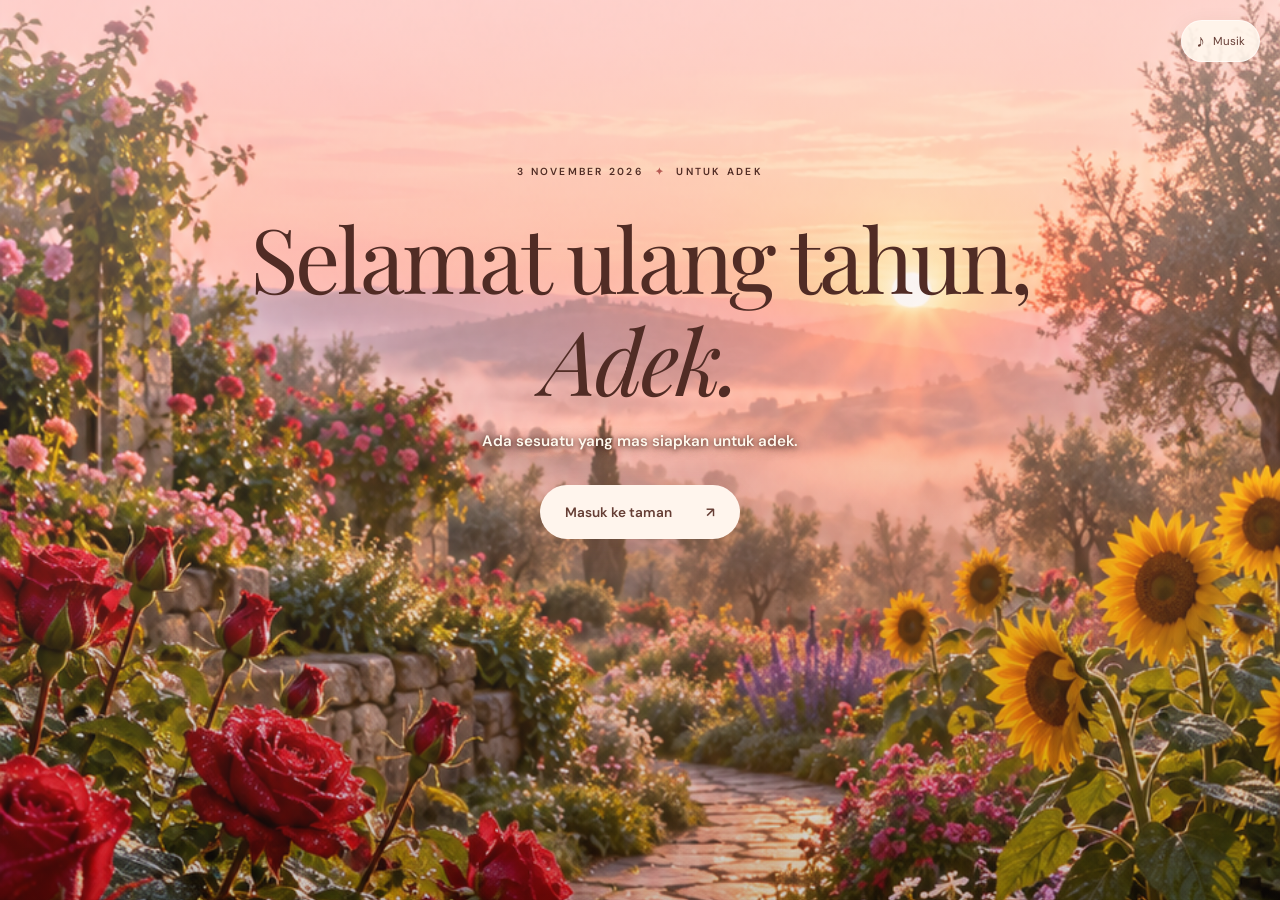
<file: index.html>
<!doctype html>
<html lang="id">
<head>
  <meta charset="utf-8">
  <meta name="viewport" content="width=device-width, initial-scale=1">
  <meta name="theme-color" content="#e8b1a6">
  <meta name="description" content="Sebuah kejutan kecil untuk Adek.">
  <title>Happy Birthday, Tia 🎉</title>
  <link rel="preconnect" href="https://fonts.googleapis.com">
  <link rel="preconnect" href="https://fonts.gstatic.com" crossorigin>
  <link href="https://fonts.googleapis.com/css2?family=DM+Sans:wght@400;500;600&family=Playfair+Display:ital,wght@0,400;0,500;1,400&display=swap" rel="stylesheet">
  <link rel="stylesheet" href="style.css">
  <script src="script.js" defer></script>
</head>
<body>
  <audio id="music" src="sound/2026_sound.mp3" loop preload="none"></audio>
  <button class="music-control" id="music-toggle" hidden type="button" aria-label="Putar musik" aria-pressed="false"><span aria-hidden="true">♪</span><span id="music-label">Musik</span></button>
  <section class="countdown-screen" id="countdown" aria-labelledby="countdown-title">
    <div class="countdown-card">
      <p class="eyebrow">UNTUK ADEK <span>✦</span> 3 NOVEMBER 2001</p>
      <h1 id="countdown-title">Sebentar lagi,<br><em>hari spesial adek.</em></h1>
      <p>Ada kejutan kecil yang sedang menunggu adek. Sampai jumpa di tanggal 3, ya.</p>
      <div class="countdown-clock" role="timer" aria-label="Hitung mundur menuju 3 November 2026 pukul 00.00 WIB">
        <div><strong id="days">--</strong><span>HARI</span></div><div><strong id="hours">--</strong><span>JAM</span></div><div><strong id="minutes">--</strong><span>MENIT</span></div><div><strong id="seconds">--</strong><span>DETIK</span></div>
      </div>
      <p class="countdown-date">3 NOVEMBER 2026 <span>✦</span> 00.00 WIB</p>
      <noscript>Aktifkan JavaScript untuk melihat hitung mundur dan membuka kejutannya.</noscript>
    </div>
  </section>
  <main id="birthday-content" hidden>
    <section class="screen hero is-active" id="welcome" aria-labelledby="welcome-title">
      <div class="sparkles garden-sparkles" aria-hidden="true"><i></i><i></i><i></i><i></i><i></i><i></i><i></i><i></i><i></i><i></i><i></i><i></i></div>
      <div class="hero-content">
        <p class="eyebrow">3 november 2026 <span>✦</span> untuk adek</p>
        <h1 id="welcome-title">Selamat ulang tahun,<br><em>Adek.</em></h1>
        <p class="hero-note">Ada sesuatu yang mas siapkan untuk adek.</p>
        <button class="button button-light" type="button" data-next="flower">Masuk ke taman <span aria-hidden="true">↗</span></button>
      </div>
    </section>

    <section class="screen flower-screen" id="flower" aria-labelledby="flower-title" hidden>
      <div class="section-heading"><p class="eyebrow">SEBUAH KEJUTAN KECIL <span>✦</span></p><h2 id="flower-title">Ada yang menunggu<br><em>untuk adek.</em></h2><p>Sentuh mawarnya, ya.</p></div>
      <button id="rose" class="rose" type="button" aria-label="Sentuh mawar untuk membukanya">
        <span class="rose-image rose-one active"></span><span class="rose-image rose-two"></span><span class="rose-image rose-three"></span><span class="rose-image rose-four"></span>
        <span class="sparkles rose-sparkles" aria-hidden="true"><i></i><i></i><i></i><i></i><i></i><i></i><i></i><i></i><i></i><i></i><i></i><i></i></span>
        <span class="rose-hint" aria-hidden="true">✧</span>
      </button>
      <div class="flower-bottom"><span class="rule"></span><span id="flower-status" aria-live="polite">SENTUH MAWAR UNTUK MELANJUTKAN</span><span class="rule"></span></div>
    </section>

    <section class="screen memory-screen" id="memory" aria-labelledby="memory-title" hidden>
      <div class="memory-inner">
        <p class="eyebrow">SEBUAH KENANGAN <span>✦</span></p>
        <h2 id="memory-title">Masih ingat<br><em>malam ini?</em></h2>
        <p class="intro">Satu momen yang mas simpan baik-baik.</p>
        <div class="photo-frame"><img id="memory-photo" src="photos/1.jpg" alt="Kenangan bersama Tia" fetchpriority="low"><div class="photo-caption"><span id="photo-count">01 / 04</span></div></div>
        <div class="photo-nav"><button type="button" id="previous-photo" aria-label="Foto sebelumnya">←</button><span>Ketuk panah untuk melihat foto lainnya</span><button type="button" id="next-photo" aria-label="Foto berikutnya">→</button></div>
        <button class="button button-dark" type="button" data-next="letter">Ada pesan untuk adek <span aria-hidden="true">→</span></button>
      </div>
    </section>

    <section class="screen letter-screen" id="letter" aria-labelledby="letter-title" hidden>
      <div class="letter-wrap"><p class="eyebrow">3 NOVEMBER 2026 <span>✦</span> UNTUK TIA</p><article class="letter-card">
        <div class="letter-ornament" aria-hidden="true">✳</div><p class="letter-kicker">SEBUAH PESAN DARI MAS</p>
        <h2 id="letter-title">Untuk Adek<span>,</span></h2>
        <div class="letter-copy">
          <p>Selamat ulang tahun yang ke-25 ya, Tia.</p>
          <p>Waktu terasa begitu cepat buat mas. Rasanya baru kemarin mas kenal adek, beberapa hari sebelum ulang tahun adek yang ke-21. Sekarang, sudah empat tahun berlalu sejak hari itu.</p>
          <p>Di ulang tahun adek kali ini, mas berdoa semoga Allah selalu memberikan kesehatan untuk adek dan mempermudah setiap jalan yang sedang adek usahakan. Semoga Allah menjaga adek dan menghadirkan banyak kebahagiaan dalam hidup adek.</p>
          <p>Terima kasih ya sudah hadir di hidup mas. Mas sangat menyayangi adek, tidak pernah berubah sejak hari pertama, terus tumbuh setiap harinya. Mungkin, seiring waktu dan keadaan, cara mas menyampaikan rasa sayang itu yang berubah. Tapi, sayang mas ke adek tetap ada dan akan selalu ada.</p>
          <p>Adek segalanya buat mas, satu-satunya wanita yang mas sayang.</p>
          <p>Selamat ulang tahun ya, adek. 🤍</p>
        </div><p class="signature"><em>- Hendi -</em></p>
      </article>
      <div class="gift-invitation"><button class="button button-dark" type="button" data-next="gift-question">Ada satu kejutan lagi <span aria-hidden="true">🎁</span></button></div>
      <nav class="past-birthdays" aria-labelledby="past-title">
        <p class="eyebrow">DARI TAHUN KE TAHUN <span>✦</span></p>
        <h2 id="past-title">Kenangan <em>sebelumnya.</em></h2>
        <p>Kalau adek ingin melihat lagi, ini kejutan di tahun-tahun sebelumnya.</p>
        <div class="past-links">
          <a href="2023/index.html">2023 <span aria-hidden="true">↗</span></a>
          <a href="2024/index.html">2024 <span aria-hidden="true">↗</span></a>
          <a href="2025/index.html">2025 <span aria-hidden="true">↗</span></a>
        </div>
      </nav>
      <button class="text-button restart" type="button" data-next="welcome">↺ &nbsp; Lihat dari awal</button><p class="closing">UNTUK ADEK, HARI INI DAN SETERUSNYA <span>✦</span></p></div>
    </section>

    <section class="screen gift-screen" id="gift-question" aria-labelledby="gift-question-title" hidden>
      <div class="gift-card">
        <p class="eyebrow">SATU KENANGAN LAGI <span>✦</span></p>
        <div class="gift-ornament" aria-hidden="true">✳</div>
        <h2 id="gift-question-title">Ada satu pertanyaan<br><em>untuk adek.</em></h2>
        <form id="gift-form" novalidate>
          <label for="gift-answer">Apa judul film yang adek dan mas tonton di bioskop tahun lalu?</label>
          <input id="gift-answer" name="answer" type="text" autocomplete="off" aria-describedby="gift-feedback" placeholder="Tulis jawaban adek di sini">
          <p class="gift-feedback" id="gift-feedback" aria-live="polite"></p>
          <button class="button button-dark" type="submit">Jawab pertanyaan <span aria-hidden="true">→</span></button>
        </form>
        <details class="gift-hint"><summary>Kasih petunjuk, dong</summary><p>Lokasi di CGV Pakuwon. 🍿</p></details>
        <button class="text-button" type="button" data-next="letter">← Kembali ke surat</button>
      </div>
    </section>

    <section class="screen gift-screen" id="gift-reveal" aria-labelledby="gift-reveal-title" hidden>
      <div class="gift-card">
        <p class="eyebrow">SEBUAH HADIAH UNTUK ADEK <span>✦</span></p>
        <div class="gift-ornament" aria-hidden="true">✳</div>
        <h2 id="gift-reveal-title">Yay, jawaban adek <em>benar!</em> 🎉</h2>
        <div class="gift-copy">
          <p>Mas punya hadiah kecil buat adek. Semoga bisa bikin hari adek jadi lebih menyenangkan, ya.</p>
          <p>Hadiahnya masih Mas simpan dulu. Klik tombol di bawah dan bilang ke Mas kalau adek sudah berhasil menemukannya. 💌</p>
        </div>
        <a class="button button-dark gift-claim" href="https://wa.me/6287739274055?text=Mas%2C%20adek%20sudah%20berhasil%20membuka%20hadiahnya%21%20%F0%9F%8E%81" target="_blank" rel="noopener noreferrer">Klaim hadiah ke Mas <span aria-hidden="true">🎁</span></a>
        <button class="text-button gift-back" type="button" data-next="letter">← Kembali ke surat</button>
      </div>
    </section>
  </main>
</body>
</html>
</file>
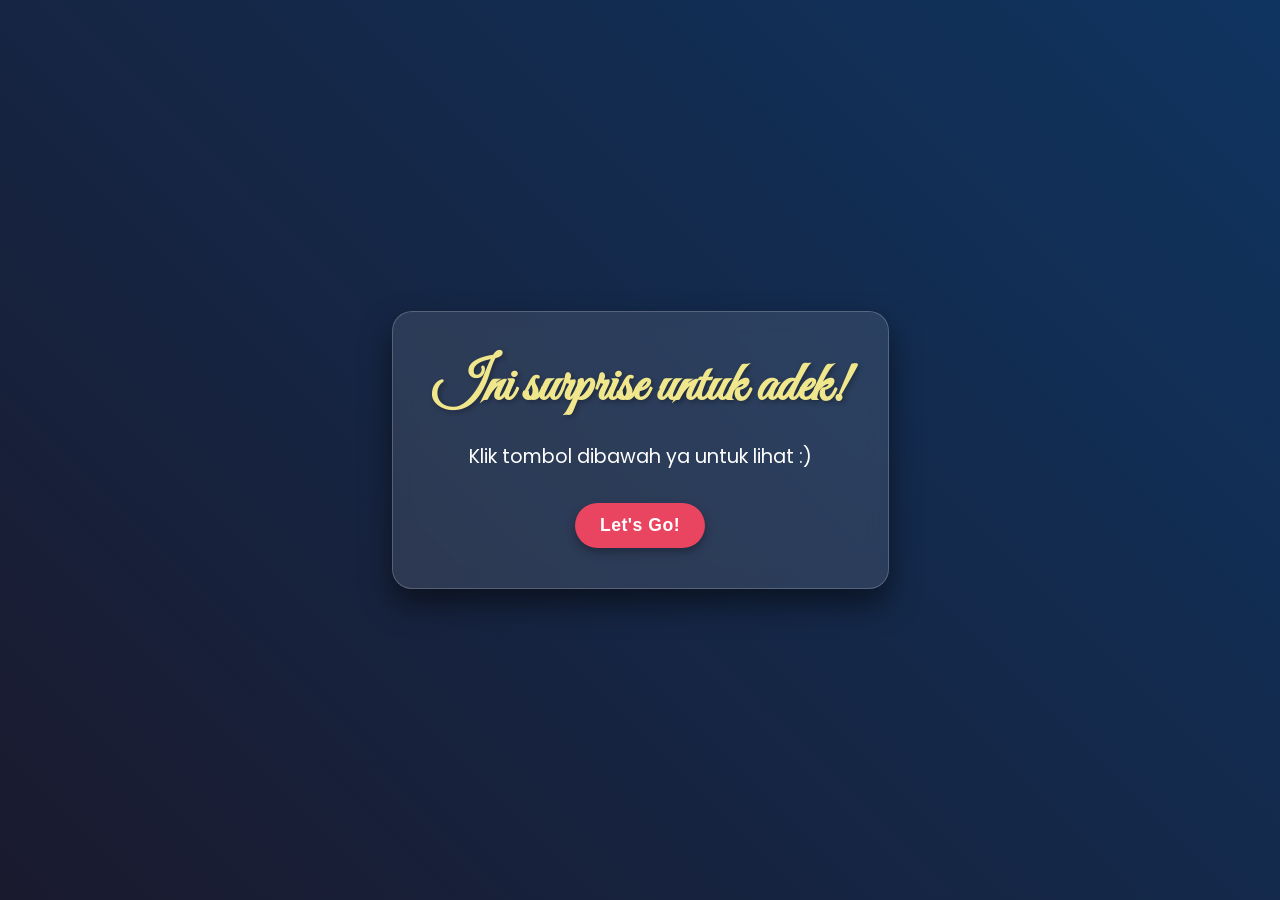
<file: 2025/index.html>
<!DOCTYPE html>
<html lang="en">
<head>
    <meta charset="UTF-8">
    <meta name="viewport" content="width=device-width, initial-scale=1.0">
    <title>Selamat Ulang Tahun Tia :)</title>
    <link rel="stylesheet" href="style.css">
</head>
<body>

    <audio id="backgroundMusic" loop>
        <source src="./music/hbd-piano-instrumental.mp3" type="audio/mpeg">
        Your browser does not support the audio element.
    </audio>

    <div class="step active" id="step1">
        <div class="welcome-card">
            <h1 class="welcome-title">Ini surprise untuk adek!</h1>
            <p class="welcome-message">Klik tombol dibawah ya untuk lihat :)</p>
            <button id="startButton" class="action-button">Let's Go!</button>
        </div>
    </div>

    <div class="step" id="step2">
        <div class="envelope-container" id="envelopeContainer">
            <div class="envelope">
                <div class="envelope-back"></div>
                <div class="envelope-front"></div>
                <div class="envelope-flap"></div>
                <div class="envelope-seal"></div>
            </div>
            <p class="click-instruction">Ayo klik amploppnyaa!</p>
        </div>
    </div>

    <div class="step" id="step3">
        <div class="letter-container" id="letterContainer">
            <div class="letter">
                <p>Hi Tia,</p>
                <p>Yeay, tahun ketiga merayakan ulang tahun bersama adek :)</p>
                <p>Klik tombolnya ya untuk melihat birthday surpisenya!</p>
                <button id="unfoldButton" class="action-button">Tak Sabarnyee!</button>
            </div>
        </div>
    </div>

    <div class="step" id="step4">
        <div class="celebration-container">
            <div class="fireworks-container"></div>
            <div class="confetti-cannon-container"></div>
            <div class="balloons-container"></div>

            <div class="celebration-card">
                <p class="sub-greeting">Untuk wanita kesayangannya mas</p>
                <h1 class="main-greeting typewriter-text" id="finalGreeting">Selamat Ulang Tahun,</h1>
                <h2 class="recipient-name">Tia!</h2>
                <div class="cake-container">
                    <div class="cake">
                        <div class="plate"></div>
                        <div class="layer layer-bottom"></div>
                        <div class="layer layer-middle"></div>
                        <div class="layer layer-top"></div>
                        <div class="icing"></div>
                        <div class="drip drip1"></div>
                        <div class="drip drip2"></div>
                        <div class="drip drip3"></div>
                        <div class="candle">
                            <div class="flame" id="candleFlame"></div>
                        </div>
                    </div>
                </div>
                <p class="final-wish">Yeay sudah 24 tahun! Tahun ini banyak lika likunya ya, semoga itu membuat adek lebih menyayangi diri adek sendiri. Long text atau pidatonya nanti aja di dinner yang sudah mas siapkan untuk adek :D. Terimakasih sudah hadir di hidup mas. Semoga Allah melindungi dan memberkahi hidup adek.</p>
                <p class="signature">Dari mas yang sangattt sayang sama adek <span class="heart-icon"></span></p>
            </div>
        </div>
    </div>

    <script src="script.js"></script>
</body>
</html>
</file>
<file: style.css>
:root{--ink:#59372e;--rose:#8f3e43;--cream:#fff8ee;--serif:'Playfair Display',Georgia,serif;--sans:'DM Sans',sans-serif}*{box-sizing:border-box}html{scroll-behavior:smooth}body{margin:0;background:#f9eae0;color:var(--ink);font-family:var(--sans)}button{font:inherit;cursor:pointer}button:focus-visible{outline:3px solid #7c2636;outline-offset:5px}[hidden]{display:none!important}.screen{min-height:100svh;animation:arrive .8s ease both}.hero{position:relative;display:flex;align-items:flex-start;justify-content:center;text-align:center;color:#512c25;background:linear-gradient(180deg,rgba(255,226,218,.48) 0%,rgba(255,225,210,.12) 47%,rgba(41,29,23,.23) 100%),url('assets/taman-pagi.png') center 58%/cover no-repeat}.hero-content{padding:clamp(110px,19svh,190px) 24px 80px}.eyebrow{font-size:.64rem;letter-spacing:.22em;font-weight:600;text-transform:uppercase;line-height:1.8}.eyebrow span{padding:0 .4rem;color:#b65b54}h1,h2{font-family:var(--serif);font-weight:400;letter-spacing:-.035em}h1{font-size:clamp(3rem,7vw,5.8rem);line-height:1.14;margin:24px 0 18px}h1 em,h2 em{font-weight:400} .hero-note,.intro,.section-heading>p:last-child{font-size:.95rem;line-height:1.8}.hero-note{margin:0 0 30px;color:#fff9ee;font-weight:600;text-shadow:0 1px 5px rgba(66,32,25,.9),0 2px 12px rgba(66,32,25,.65)}.button{border:0;border-radius:999px;padding:17px 25px;min-height:54px;display:inline-flex;align-items:center;gap:34px;font-size:.85rem;font-weight:600;transition:transform .2s,background .2s}.button:hover{transform:translateY(-2px)}.button-light{background:#fff5ed;color:#663e35;box-shadow:0 8px 28px #66362424}.button-dark{background:#813f42;color:#fff9f1}.hero-footer{position:absolute;bottom:24px;left:0;right:0;color:#fff7e9;font-size:.58rem;font-weight:600;letter-spacing:.22em;text-shadow:0 1px 6px #3c211b}.hero-footer span{margin-left:10px}.music-control{position:fixed;right:20px;top:20px;z-index:10;border:1px solid #ffffff8c;border-radius:100px;background:#fff8eee3;color:#673e36;display:flex;align-items:center;gap:8px;padding:9px 14px;box-shadow:0 3px 20px #55372b12;font-size:.72rem}.music-control span:first-child{font-size:1.1rem}.flower-screen{background:#f8e9dc;text-align:center;padding:80px 22px 42px;display:flex;align-items:center;flex-direction:column}.section-heading h2,.memory-inner h2{font-size:clamp(2.5rem,6vw,4.3rem);line-height:1.16;margin:14px 0}.section-heading>p:last-child{margin:0 0 24px}.rose{position:relative;width:min(330px,80vw,25.97svh);aspect-ratio:443/887;border:0;padding:0;background:#c6a47f;overflow:hidden;border-radius:170px 170px 8px 8px;box-shadow:0 18px 45px #7852442b}.rose-image{position:absolute;inset:0;background-image:url('assets/mawar-tahapan.png');background-size:400% 100%;opacity:0;transition:opacity 1.1s ease}.rose-image.active{opacity:1}.rose-one{background-position:0% top}.rose-two{background-position:33.333% top}.rose-three{background-position:66.666% top}.rose-four{background-position:100% top}.rose-hint{position:absolute;top:24%;left:50%;transform:translate(-50%,-50%);color:white;font-size:2rem;text-shadow:0 0 15px #fff;animation:pulse 2s infinite}.rose.blooming .rose-hint{display:none}.flower-bottom{display:flex;align-items:center;gap:12px;margin:27px 0 8px;color:#aa7169;font-size:.58rem;letter-spacing:.16em}.rule{width:35px;height:1px;background:#c99b8a}.text-button{border:0;background:transparent;color:#874b49;padding:16px;font-size:.82rem;text-decoration:underline;text-underline-offset:5px}.memory-screen,.letter-screen{background:radial-gradient(ellipse at top,#ffede4,#f6e7d9 64%,#f1dfd2);padding:78px 20px 55px;text-align:center}.memory-inner{max-width:510px;margin:auto}.memory-inner h2{margin-bottom:12px}.intro{margin:0 0 28px}.photo-frame{padding:11px 11px 0;background:#fffaf1;box-shadow:0 14px 40px #6c473524;transform:rotate(-1deg)}.photo-frame img{display:block;width:100%;height:min(48vh,440px);object-fit:contain;background:#eadacf}.photo-caption{display:flex;justify-content:flex-end;padding:17px 7px;color:#9d7d6c;font-size:.6rem;letter-spacing:.14em}.photo-nav{display:flex;align-items:center;justify-content:center;gap:25px;margin:24px 0;color:#a37a70;font-family:var(--serif);font-style:italic}.photo-nav button{flex:0 0 42px;width:42px;height:42px;background:transparent;border:1px solid #c89f90;border-radius:50%;color:#8f5751;font-size:1.1rem}.letter-wrap{max-width:680px;margin:auto}.letter-card{text-align:left;background:#fffaf2;padding:clamp(28px,7vw,68px);margin:30px 0 12px;box-shadow:0 16px 60px #73514217;border:1px solid #f0dfd0}.letter-ornament{text-align:center;color:#b77664;font-size:2rem}.letter-kicker{font-size:.6rem;letter-spacing:.2em;color:#a6786b;margin:26px 0 12px}.letter-card h2{font-size:clamp(2.5rem,6vw,4rem);margin:0 0 30px}.letter-card h2 span{color:#c17b6f}.letter-copy{font-size:clamp(.94rem,2vw,1.02rem);line-height:1.95;color:#644e45}.letter-copy p{margin:0 0 1.4em}.signature{margin:38px 0 0;font-size:.83rem;line-height:2;color:#966e61}.signature em{font-family:var(--serif);font-size:1.7rem;color:#824646}.closing{font-size:.55rem;letter-spacing:.2em;color:#a98273;margin-top:30px}.closing span{color:#b96057}@keyframes arrive{from{opacity:0;transform:translateY(8px)}to{opacity:1;transform:none}}@keyframes pulse{50%{opacity:.45;transform:translate(-50%,-50%) scale(.8)}}@media(min-width:700px){.hero{background-position:center 58%}.hero-content{padding-top:17svh}.rose{width:min(330px,80vw,23.97svh)}.flower-screen{padding-top:65px}}@media(prefers-reduced-motion:reduce){*,*::before,*::after{animation-duration:.01ms!important;animation-iteration-count:1!important;transition-duration:.01ms!important;scroll-behavior:auto!important}}

.past-birthdays{padding:35px 10px 20px;text-align:center}.past-birthdays h2{font-size:clamp(2rem,5vw,2.8rem);margin:12px 0}.past-birthdays>p:not(.eyebrow){font-size:.9rem;line-height:1.8;max-width:360px;margin:0 auto 24px}.past-links{display:flex;justify-content:center;gap:10px;flex-wrap:wrap}.past-links a{display:inline-flex;align-items:center;justify-content:center;gap:18px;min-width:100px;min-height:48px;padding:12px 18px;border:1px solid #c99b8a;border-radius:100px;color:#874b49;text-decoration:none;font-size:.85rem;transition:background .2s}.past-links a:hover{background:#fff8f0}.past-links a:focus-visible{outline:3px solid #7c2636;outline-offset:5px}

.gift-invitation{padding:30px 0 5px}.gift-screen{display:grid;place-items:center;padding:90px 20px 55px;text-align:center;background:radial-gradient(ellipse at top,#ffede4,#f6e7d9 64%,#f1dfd2)}.gift-card{width:min(100%,540px);padding:clamp(28px,7vw,58px);background:#fffaf2;border:1px solid #f0dfd0;box-shadow:0 16px 60px #73514217}.gift-ornament{margin:20px 0 10px;color:#b77664;font-size:2rem}.gift-card h2{font-size:clamp(2.2rem,6vw,3.5rem);line-height:1.2;margin:16px 0 28px}.gift-card form label{display:block;max-width:380px;margin:0 auto 18px;line-height:1.8;font-size:.95rem}.gift-card input{display:block;width:100%;min-height:54px;padding:14px 16px;border:1px solid #d7b7a8;border-radius:8px;background:#fffdf9;color:var(--ink);font:inherit;font-size:1rem}.gift-card input:focus-visible,.gift-hint summary:focus-visible,.gift-claim:focus-visible{outline:3px solid #7c2636;outline-offset:4px}.gift-feedback{min-height:1.5em;margin:12px 0;color:#8f3e43;font-size:.85rem;line-height:1.6}.gift-hint{margin:26px 0 4px;color:#874b49;font-size:.85rem;line-height:1.7}.gift-hint summary{cursor:pointer;text-decoration:underline;text-underline-offset:5px}.gift-hint p{color:var(--ink)}.gift-copy{max-width:390px;margin:0 auto 30px;font-size:.95rem;line-height:1.9}.gift-claim{text-decoration:none;justify-content:center}.gift-back{display:block;margin:16px auto 0}

.countdown-screen{min-height:100svh;display:grid;place-items:center;padding:90px 22px 60px;text-align:center;background:linear-gradient(180deg,rgba(255,232,222,.7),rgba(255,224,207,.42) 48%,rgba(88,50,38,.32)),url('assets/taman-pagi.png') center 58%/cover no-repeat}.countdown-card{width:min(100%,580px);padding:42px 22px 38px;background:rgba(255,249,241,.89);border:1px solid rgba(255,255,255,.7);box-shadow:0 18px 60px #5a332621;border-radius:8px;backdrop-filter:blur(8px)}.countdown-card h1{font-size:clamp(2.4rem,7vw,4.2rem);line-height:1.2;margin:18px 0}.countdown-card>p:not(.eyebrow):not(.countdown-date){max-width:360px;margin:0 auto;line-height:1.8;font-size:.9rem}.countdown-clock{display:flex;justify-content:center;gap:clamp(8px,3vw,22px);margin:32px 0}.countdown-clock div{display:flex;flex-direction:column;gap:7px;min-width:54px}.countdown-clock strong{font-family:var(--serif);font-weight:400;font-size:clamp(2rem,7vw,3.2rem);line-height:1;color:#8f3e43}.countdown-clock span,.countdown-date{font-size:.58rem;font-weight:600;letter-spacing:.16em;color:#9a746a}.countdown-date span{padding:0 .5rem;color:#b65b54}

/* Soft light on the garden and dew, with a brief glow when the rose opens. */
.sparkles{position:absolute;inset:0;overflow:hidden;pointer-events:none}.sparkles i{position:absolute;width:5px;height:5px;border-radius:50%;background:#fff9df;box-shadow:0 0 5px 2px #fff5cf,0 0 15px 4px #ffdc98;opacity:0;animation:sparkle 6s ease-in-out infinite}.garden-sparkles i:nth-child(1){left:12%;top:64%;animation-delay:.4s}.garden-sparkles i:nth-child(2){left:27%;top:77%;animation-delay:2.2s}.garden-sparkles i:nth-child(3){left:76%;top:62%;animation-delay:4s}.garden-sparkles i:nth-child(4){left:89%;top:79%;animation-delay:1.4s}.garden-sparkles i:nth-child(5){left:56%;top:88%;animation-delay:3.2s}.garden-sparkles i:nth-child(6){left:40%;top:69%;animation-delay:5s}.rose-sparkles i:nth-child(1){left:25%;top:31%;animation-delay:.4s}.rose-sparkles i:nth-child(2){left:73%;top:28%;animation-delay:2s}.rose-sparkles i:nth-child(3){left:39%;top:48%;animation-delay:4s}.rose-sparkles i:nth-child(4){left:80%;top:52%;animation-delay:1s}.rose-sparkles i:nth-child(5){left:18%;top:60%;animation-delay:3s}.rose-sparkles i:nth-child(6){left:58%;top:20%;animation-delay:5s}.rose.blooming .rose-sparkles i{animation:rose-glimmer 3.8s ease-out both}.rose.blooming .rose-sparkles i:nth-child(2n){animation-delay:.3s}.rose.blooming .rose-sparkles i:nth-child(3n){animation-delay:.6s}@keyframes sparkle{0%,30%,100%{opacity:0;transform:scale(.5)}45%{opacity:.8;transform:scale(1)}60%{opacity:0;transform:scale(.7)}}@keyframes rose-glimmer{0%,100%{opacity:0;transform:scale(.5)}25%,55%{opacity:.9;transform:scale(1.2)}75%{opacity:.5;transform:scale(.8)}}@media(prefers-reduced-motion:reduce){.sparkles{display:none}}

/* A more visible shimmer, kept away from the main heading and controls. */
.sparkles i{width:7px;height:7px;box-shadow:0 0 5px 2px #fff9e3,0 0 18px 5px #ffdf9c;animation-duration:4.4s}.sparkles i:nth-child(3n){width:10px;height:10px;clip-path:polygon(50% 0,60% 40%,100% 50%,60% 60%,50% 100%,40% 60%,0 50%,40% 40%);box-shadow:none;background:#fffbe8;filter:drop-shadow(0 0 5px #ffebaa)}
.garden-sparkles i:nth-child(7){left:7%;top:46%;animation-delay:.3s}.garden-sparkles i:nth-child(8){left:20%;top:86%;animation-delay:1s}.garden-sparkles i:nth-child(9){left:35%;top:58%;animation-delay:1.7s}.garden-sparkles i:nth-child(10){left:66%;top:72%;animation-delay:2.4s}.garden-sparkles i:nth-child(11){left:83%;top:46%;animation-delay:3.1s}.garden-sparkles i:nth-child(12){left:93%;top:91%;animation-delay:3.8s}
.rose-sparkles i:nth-child(7){left:14%;top:41%;animation-delay:.2s}.rose-sparkles i:nth-child(8){left:85%;top:39%;animation-delay:1s}.rose-sparkles i:nth-child(9){left:45%;top:24%;animation-delay:1.8s}.rose-sparkles i:nth-child(10){left:66%;top:58%;animation-delay:2.6s}.rose-sparkles i:nth-child(11){left:30%;top:67%;animation-delay:3.4s}.rose-sparkles i:nth-child(12){left:57%;top:40%;animation-delay:4s}
</file>
<file: 2025/style.css>
/* --- Global Styles & Setup --- */
@import url('https://fonts.googleapis.com/css2?family=Pacifico&family=Poppins:wght@300;400;700&family=Great+Vibes&display=swap');

:root {
    --bg-dark: #1a1a2e;
    --bg-light: #0f3460;
    --primary-red: #e94560;
    --accent-yellow: #f0e68c;
    --text-light: #ffffff;
    --envelope-body: #f7f3e9;
    --envelope-flap: #e0d9cc;
    --letter-paper: #fffaf0;
    --button-hover: #c73049;
    --cake-bottom: #553c13;
    --cake-middle: #7a522f;
    --cake-top: #9c6e4e;
    --flame-color: orange;
    --shadow-light: rgba(0,0,0,0.2);
    --shadow-medium: rgba(0,0,0,0.3);
    --shadow-heavy: rgba(0,0,0,0.5);
}

* {
    margin: 0;
    padding: 0;
    box-sizing: border-box;
}

body {
    font-family: 'Poppins', sans-serif;
    background: linear-gradient(45deg, var(--bg-dark), var(--bg-light));
    color: var(--text-light);
    display: flex;
    justify-content: center;
    align-items: center;
    min-height: 100vh;
    overflow: hidden; /* Prevent scrollbars from animations */
    perspective: 1000px; /* For 3D transforms */
}

.step {
    display: none;
    justify-content: center;
    align-items: center;
    width: 100%;
    height: 100%;
    position: absolute;
    top: 0;
    left: 0;
    transition: opacity 0.5s ease-out, transform 0.5s ease-out;
}

.step.active {
    display: flex;
    opacity: 1;
    transform: scale(1);
}

.step:not(.active) {
    opacity: 0;
    transform: scale(0.95);
    pointer-events: none; /* Disable interaction when not active */
}

.action-button {
    padding: 12px 25px;
    background-color: var(--primary-red);
    color: var(--text-light);
    border: none;
    border-radius: 30px;
    font-size: 1.1rem;
    font-weight: 700;
    cursor: pointer;
    transition: background-color 0.3s ease, transform 0.2s ease;
    box-shadow: 0 4px 10px var(--shadow-medium);
    letter-spacing: 0.5px;
}

.action-button:hover {
    background-color: var(--button-hover);
    transform: translateY(-2px);
    box-shadow: 0 6px 15px var(--shadow-heavy);
}

/* --- Step 1: Welcome Screen --- */
.welcome-card {
    text-align: center;
    padding: 40px;
    background: rgba(255, 255, 255, 0.1);
    border-radius: 20px;
    backdrop-filter: blur(10px);
    border: 1px solid rgba(255, 255, 255, 0.2);
    box-shadow: 0 15px 30px var(--shadow-heavy);
    max-width: 500px;
    animation: fadeIn 1s ease-out;
}

.welcome-title {
    font-family: 'Great Vibes', cursive;
    font-size: 3.5rem;
    margin-bottom: 20px;
    color: var(--accent-yellow);
    text-shadow: 2px 2px 5px var(--shadow-medium);
}

.welcome-message {
    font-size: 1.2rem;
    margin-bottom: 30px;
    line-height: 1.6;
    color: var(--text-light);
}

/* --- Step 2: Envelope --- */
.envelope-container {
    text-align: center;
    animation: pulse 2s infinite;
    cursor: pointer;
}

.envelope {
    position: relative;
    width: 320px;
    height: 200px;
}

.envelope-back {
    position: absolute;
    width: 100%;
    height: 100%;
    background-color: var(--envelope-body);
    border-radius: 10px;
    box-shadow: 0 8px 20px var(--shadow-medium);
}

.envelope-flap {
    position: absolute;
    width: 100%;
    height: 100px;
    background-color: var(--envelope-flap);
    top: 0;
    left: 0;
    clip-path: polygon(0 0, 100% 0, 50% 100%);
    transform-origin: top;
    transition: transform 0.5s ease-in-out;
    z-index: 2; /* Ensure flap is above other parts */
}

.envelope-front {
    position: absolute;
    width: 100%;
    height: 100%;
    background-color: var(--envelope-body);
    top: 0;
    left: 0;
    clip-path: polygon(0 100%, 100% 100%, 100% 50%, 50% 100%, 0 50%);
    z-index: 1;
}

.envelope-seal {
    position: absolute;
    width: 40px;
    height: 40px;
    /* Base64 for a simple heart SVG icon (red) */
    background-image: url('[data-uri]');
    background-size: cover;
    top: 80px;
    left: 50%;
    transform: translateX(-50%);
    z-index: 3;
}

.envelope-container.open .envelope-flap {
    transform: rotateX(180deg);
}

.click-instruction {
    margin-top: 25px;
    font-size: 1.1rem;
    color: var(--accent-yellow);
    animation: bounce 1.5s infinite;
}

@keyframes pulse {
    0%, 100% { transform: scale(1); }
    50% { transform: scale(1.05); }
}

@keyframes bounce {
    0%, 20%, 50%, 80%, 100% { transform: translateY(0); }
    40% { transform: translateY(-10px); }
    60% { transform: translateY(-5px); }
}

/* --- Step 3: Letter --- */
.letter-container {
    text-align: center;
    opacity: 0;
    transform: translateY(50px);
    transition: opacity 0.5s 0.5s ease, transform 0.5s 0.5s ease;
    max-width: 90vw;
}

.letter-container.show {
    opacity: 1;
    transform: translateY(0);
}

.letter {
    width: 400px;
    max-width: 100%; /* Ensure it fits smaller screens */
    background-color: var(--letter-paper);
    color: var(--bg-dark);
    padding: 30px;
    border-radius: 10px;
    box-shadow: 0 10px 20px var(--shadow-medium);
    line-height: 1.8;
}

.letter p {
    font-size: 1.1rem;
    margin-bottom: 20px;
}
.letter p:first-child { font-weight: bold; } /* Dearest [Name], */
.letter p:last-of-type { margin-bottom: 0; }


/* --- Step 4: Grand Celebration --- */
.celebration-container {
    width: 100%;
    height: 100%;
    display: flex;
    justify-content: center;
    align-items: center;
    position: relative;
    overflow: hidden;
}

.celebration-card {
    text-align: center;
    padding: 30px;
    background: rgba(255, 255, 255, 0.15);
    border-radius: 20px;
    backdrop-filter: blur(15px);
    border: 1px solid rgba(255, 255, 255, 0.25);
    box-shadow: 0 20px 40px var(--shadow-heavy);
    max-width: 700px;
    z-index: 10; /* Ensure card is above animations */
    animation: popIn 1s cubic-bezier(0.68, -0.55, 0.27, 1.55);
}

@keyframes popIn {
    0% { opacity: 0; transform: scale(0.5); }
    100% { opacity: 1; transform: scale(1); }
}

.sub-greeting {
    font-size: 1.2rem;
    margin-bottom: 5px;
    color: var(--accent-yellow);
}

.main-greeting {
    font-family: 'Poppins', sans-serif;
    font-size: 2.8rem;
    font-weight: 700;
    white-space: nowrap; /* Prevent text wrap during typing */
    overflow: hidden; /* Hide overflow for typewriter effect */
    border-right: 3px solid var(--accent-yellow); /* Typewriter cursor */
    animation: none; /* Handled by JS for typing */
}

/* Typewriter cursor animation (only for final state after typing) */
.main-greeting.typed {
    border-right: 3px solid transparent; /* Hide cursor after typing */
    animation: blinkCursor 0.75s step-end infinite;
}

@keyframes blinkCursor {
    from, to { border-color: transparent }
    50% { border-color: var(--accent-yellow); }
}


.recipient-name {
    font-family: 'Pacifico', cursive;
    font-size: 4.5rem;
    color: var(--accent-yellow);
    margin: 5px 0 20px;
    text-shadow: 3px 3px 8px var(--shadow-medium);
    line-height: 1;
}

.final-wish {
    font-size: 1rem;
    margin-top: 25px;
    line-height: 1.6;
    max-width: 600px;
    margin-left: auto;
    margin-right: auto;
}

.signature {
    font-family: 'Great Vibes', cursive;
    font-size: 2rem;
    margin-top: 30px;
    color: var(--accent-yellow);
    display: flex;
    justify-content: center;
    align-items: center;
}

.heart-icon {
    width: 25px;
    height: 25px;
    margin-left: 10px;
    background-image: url('[data-uri]');
    background-size: contain;
    background-repeat: no-repeat;
    vertical-align: middle;
}

/* --- Cake Styling --- */
.cake-container {
    margin: 30px auto;
}

.cake {
    position: relative;
    width: 280px; /* Slightly larger cake */
    height: 280px;
    margin: 0 auto; /* Center the cake */
}

.plate {
    width: 300px;
    height: 25px;
    background-color: #ccc;
    position: absolute;
    bottom: 40px;
    left: 50%;
    transform: translateX(-50%);
    border-radius: 50%;
    box-shadow: 0 5px 10px var(--shadow-medium);
}

.layer {
    position: absolute;
    width: 280px;
    height: 60px; /* Taller layers */
    background-color: var(--cake-bottom);
    border-radius: 50% / 25%;
    left: 50%;
    transform: translateX(-50%);
}
.layer-bottom { bottom: 45px; background-color: var(--cake-bottom); width: 280px; }
.layer-middle { bottom: 85px; background-color: var(--cake-middle); width: 260px; }
.layer-top { bottom: 125px; background-color: var(--cake-top); width: 240px; }

.icing {
    position: absolute;
    width: 240px;
    height: 35px; /* Thicker icing */
    background-color: white;
    bottom: 165px;
    border-radius: 50% / 25%;
    left: 50%;
    transform: translateX(-50%);
    box-shadow: inset 0 -3px 5px rgba(0,0,0,0.1);
}

.drip {
    position: absolute;
    width: 25px; /* Wider drips */
    height: 35px; /* Longer drips */
    background: white;
    border-radius: 50%;
    top: -15px;
}
.drip1 { left: 40px; display:none;}
.drip2 { left: 127px; height: 45px; } /* Slightly longer middle drip */
.drip3 { left: 210px; display: none;}

.candle {
    position: absolute;
    width: 12px; /* Thicker candle */
    height: 60px; /* Taller candle */
    background-color: var(--primary-red);
    bottom: 190px;
    left: 50%;
    transform: translateX(-50%);
    border-radius: 5px 5px 0 0;
    box-shadow: inset 0 -2px 5px rgba(0,0,0,0.2);
}

.flame {
    position: absolute;
    width: 12px;
    height: 18px; /* Taller flame */
    background-color: var(--flame-color);
    top: -18px;
    border-radius: 50% 50% 50% 50% / 60% 60% 40% 40%;
    animation: flicker 1s infinite;
    box-shadow: 0 0 8px var(--flame-color), 0 0 15px var(--flame-color), 0 0 25px var(--flame-color);
    transition: all 0.2s ease-out; /* For hover effect */
}

/* Candle blow-out effect */
.candle:hover .flame {
    opacity: 0;
    transform: scale(0.2) translateY(5px);
    box-shadow: none;
}

@keyframes flicker {
    0%, 100% { transform: scaleY(1) rotate(0deg); opacity: 1; }
    25% { transform: scaleY(0.9) rotate(2deg); opacity: 0.9; }
    50% { transform: scaleY(1.1) rotate(-2deg); opacity: 1; }
    75% { transform: scaleY(0.95) rotate(1deg); opacity: 0.95; }
}


/* --- Balloons Animation --- */
.balloons-container {
    position: absolute;
    top: 0;
    left: 0;
    width: 100%;
    height: 100%;
    pointer-events: none; /* Allow clicks on elements beneath */
}

.balloon {
    position: absolute;
    width: 60px; /* Larger balloons */
    height: 80px;
    background-color: var(--primary-red);
    border-radius: 50% 50% 50% 50% / 60% 60% 40% 40%;
    bottom: -100px;
    opacity: 0.7;
    animation: rise 12s linear forwards; /* 'forwards' to stay at end state */
    z-index: 5; /* Below card, above background */
}

.balloon::before { /* Balloon knot */
    content: '';
    position: absolute;
    width: 10px;
    height: 10px;
    background-color: inherit;
    bottom: -5px;
    left: 50%;
    transform: translateX(-50%) rotate(45deg);
    border-radius: 0 50% 50% 50%;
}

.balloon::after { /* Balloon string */
    content: '';
    position: absolute;
    width: 2px;
    height: 70px;
    background-color: var(--text-light);
    left: 50%;
    top: 80px;
    transform: translateX(-50%);
    opacity: 0.8;
}

@keyframes rise {
    0% { transform: translateY(0) scale(0.8); opacity: 0; }
    5% { opacity: 0.7; transform: translateY(0) scale(1); }
    100% { transform: translateY(-120vh) scale(1); opacity: 0; }
}


/* --- Confetti Cannon --- */
.confetti-cannon-container {
    position: absolute;
    top: 0;
    left: 0;
    width: 100%;
    height: 100%;
    pointer-events: none;
    overflow: hidden; /* Contains confetti */
    z-index: 8; /* Above balloons, below card */
}

.confetti {
    position: absolute;
    width: 8px;
    height: 8px;
    background-color: var(--primary-red); /* Default, overridden by JS */
    opacity: 0;
    animation: confettiFall 3s ease-out forwards;
    transform-origin: center;
}

@keyframes confettiFall {
    0% { transform: translateY(-10vh) rotate(0deg); opacity: 1; }
    100% { transform: translateY(100vh) rotate(720deg); opacity: 0; }
}

/* --- Fireworks Animation (Subtle Background) --- */
.fireworks-container {
    position: absolute;
    top: 0;
    left: 0;
    width: 100%;
    height: 100%;
    pointer-events: none;
    overflow: hidden;
    z-index: 1; /* Below everything else */
}

.firework {
    position: absolute;
    width: 2px;
    height: 2px;
    background-color: var(--accent-yellow);
    border-radius: 50%;
    box-shadow: 0 0 5px var(--accent-yellow);
    animation: launch 4s ease-out forwards;
    opacity: 0;
}

.firework::after {
    content: '';
    position: absolute;
    width: 100%;
    height: 100%;
    background-color: inherit;
    border-radius: 50%;
    transform: scale(0);
    animation: explode 0.8s ease-out 3s forwards; /* Starts after launch */
    opacity: 0;
}

@keyframes launch {
    0% { transform: translateY(0) translateX(0); opacity: 0; }
    10% { opacity: 1; }
    70% { transform: translateY(-70vh) translateX(50px); opacity: 1; }
    100% { transform: translateY(-80vh) translateX(60px); opacity: 0; }
}

@keyframes explode {
    0% { transform: scale(0); opacity: 1; }
    100% { transform: scale(20); opacity: 0; }
}


/* --- Responsive Adjustments --- */
@media (max-width: 768px) {
    .welcome-title { font-size: 2.5rem; }
    .welcome-message { font-size: 1rem; }
    .letter p { font-size: 1rem; }
    .main-greeting { font-size: 2rem; }
    .recipient-name { font-size: 3.5rem; }
    .final-wish { font-size: 1rem; }
    .signature { font-size: 1.5rem; }
    .cake { transform: scale(0.8); }
    .letter { width: 90%; padding: 20px; }
    .envelope { transform: scale(0.8); } /* Scale down envelope */
}

@media (max-width: 480px) {
    .welcome-title { font-size: 2rem; }
    .welcome-message { font-size: 0.9rem; }
    .action-button { padding: 10px 20px; font-size: 1rem; }
    .main-greeting { font-size: 1.8rem; }
    .recipient-name { font-size: 2.8rem; }
    .final-wish { font-size: 0.9rem; }
    .signature { font-size: 1.2rem; }
    .cake { transform: scale(0.7); }
    .envelope { transform: scale(0.7); } /* Even smaller envelope */
}
</file>
